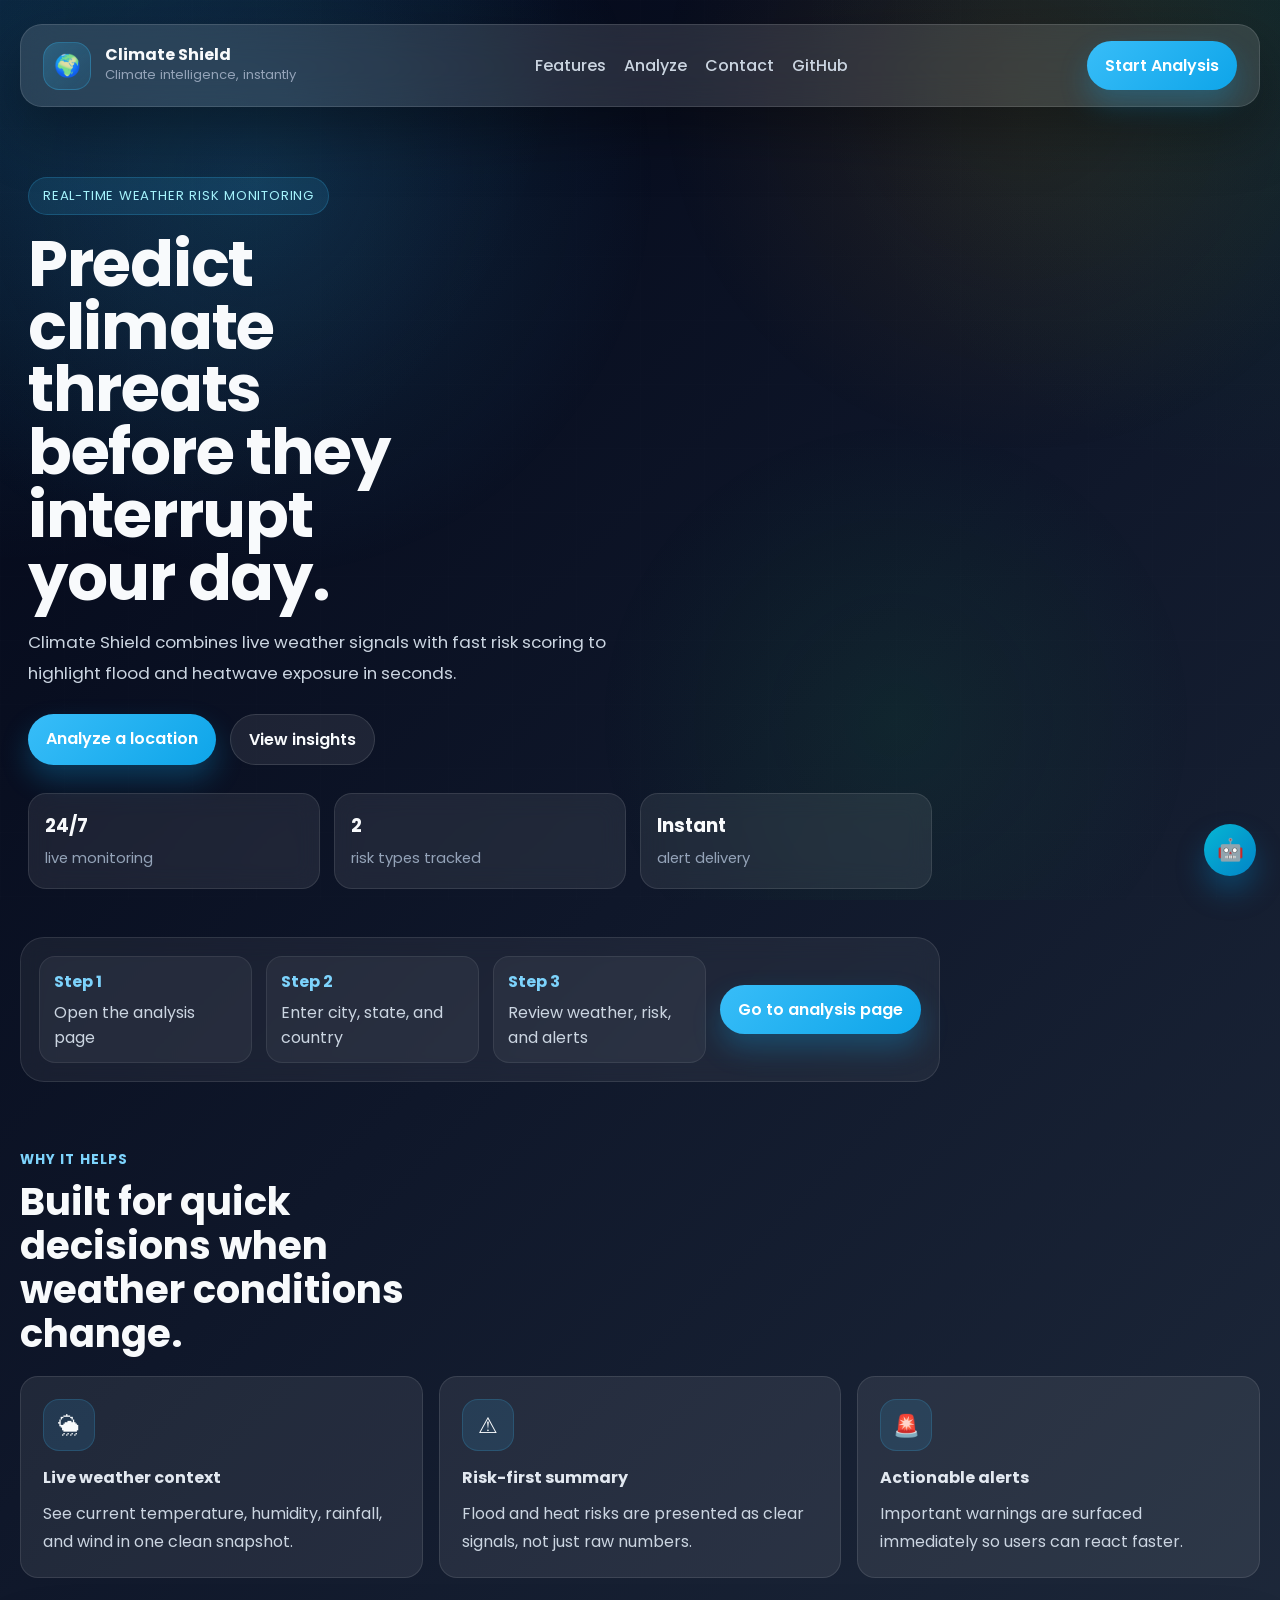
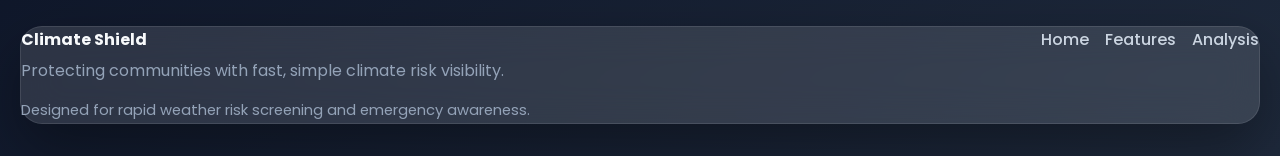
<file: Frontend/Index.html>
<!DOCTYPE html>
<html lang="en">

<head>

    <meta charset="UTF-8" />

    <meta name="viewport"
          content="width=device-width, initial-scale=1.0" />

    <title>Climate Shield | Home</title>

    <link rel="stylesheet"
          href="style.css" />

    <link rel="preconnect"
          href="https://fonts.googleapis.com">

    <link rel="preconnect"
          href="https://fonts.gstatic.com"
          crossorigin>

    <link href="https://fonts.googleapis.com/css2?family=Poppins:wght@300;400;500;600;700&display=swap"
          rel="stylesheet">

</head>

<body>

    <div class="background-overlay"></div>

    <div class="page-shell">

        <nav class="navbar">

            <a class="brand" href="#home">
                <span class="brand-mark">🌍</span>
                <span>
                    <strong>Climate Shield</strong>
                    <small>Climate intelligence, instantly</small>
                </span>
            </a>

            <div class="nav-links">
                <a href="#features">Features</a>
                <a href="Analysis/analysis.html">Analyze</a>
                <a href="#contact">Contact</a>
                <a href="https://github.com/thetechguardians/Climate-Shield" target="_blank">GitHub</a>
            </div>

            <a class="nav-cta" href="Analysis/analysis.html">Start Analysis</a>

        </nav>

        <main id="home" class="container">

            <section class="hero">

                <div class="hero-copy">

                    <span class="eyebrow">Real-time weather risk monitoring</span>

                    <h1>Predict climate threats before they interrupt your day.</h1>

                    <p>
                        Climate Shield combines live weather signals with fast risk scoring to
                        highlight flood and heatwave exposure in seconds.
                    </p>

                    <div class="hero-actions">
                        <a class="primary-action" href="Analysis/analysis.html">Analyze a location</a>
                        <a class="secondary-action" href="#features">View insights</a>
                    </div>

                    <div class="hero-stats">
                        <div>
                            <strong>24/7</strong>
                            <span>live monitoring</span>
                        </div>
                        <div>
                            <strong>2</strong>
                            <span>risk types tracked</span>
                        </div>
                        <div>
                            <strong>Instant</strong>
                            <span>alert delivery</span>
                        </div>
                    </div>

                </div>

                <div class="hero-strip">

                    <div class="hero-strip-item">
                        <strong>Step 1</strong>
                        <span>Open the analysis page</span>
                    </div>

                    <div class="hero-strip-item">
                        <strong>Step 2</strong>
                        <span>Enter city, state, and country</span>
                    </div>

                    <div class="hero-strip-item">
                        <strong>Step 3</strong>
                        <span>Review weather, risk, and alerts</span>
                    </div>

                    <a class="primary-action full-width-action" href="Analysis/analysis.html">Go to analysis page</a>

                </div>

            </section>

            <section id="features" class="feature-section">

                <div class="section-heading">
                    <span>Why it helps</span>
                    <h2>Built for quick decisions when weather conditions change.</h2>
                </div>

                <div class="feature-grid">

                    <article class="feature-card">
                        <div class="feature-icon">🌦</div>
                        <h3>Live weather context</h3>
                        <p>See current temperature, humidity, rainfall, and wind in one clean snapshot.</p>
                    </article>

                    <article class="feature-card">
                        <div class="feature-icon">⚠</div>
                        <h3>Risk-first summary</h3>
                        <p>Flood and heat risks are presented as clear signals, not just raw numbers.</p>
                    </article>

                    <article class="feature-card">
                        <div class="feature-icon">🚨</div>
                        <h3>Actionable alerts</h3>
                        <p>Important warnings are surfaced immediately so users can react faster.</p>
                    </article>

                </div>

            </section>

        </main>

        <footer id="contact" class="footer">

            <div>
                <strong>Climate Shield</strong>
                <p>Protecting communities with fast, simple climate risk visibility.</p>
            </div>

            <div class="footer-links">
                <a href="#home">Home</a>
                <a href="#features">Features</a>
                <a href="Analysis/analysis.html">Analysis</a>
            </div>

            <p class="footer-note">Designed for rapid weather risk screening and emergency awareness.</p>

        </footer>

        <button id="chatbot-toggle" class="chatbot-toggle" type="button" aria-controls="chatbot-panel" aria-expanded="false" aria-label="Open ClimateBot" title="Open ClimateBot">
            🤖
        </button>

        <section id="chatbot-panel" class="chatbot-panel hidden" aria-label="ClimateBot chat panel">
            <div class="chatbot-header">
                <div>
                    <strong>ClimateBot Assistant</strong>
                    <small>Ask about floods, heatwaves, cyclones, and climate change.</small>
                </div>
                <button id="chatbot-close" class="chatbot-close" type="button" aria-label="Close chatbot">✕</button>
            </div>

            <div id="chatbot-messages" class="chatbot-messages">
                <div class="chatbot-message bot-message">Hello, I am ClimateBot. Ask me any climate safety question.</div>
            </div>

            <form id="chatbot-form" class="chatbot-form">
                <input id="chatbot-input" type="text" placeholder="Type your question..." autocomplete="off" required>
                <button type="submit">Send</button>
            </form>

            <div id="chatbot-status" class="chatbot-status hidden"></div>
        </section>

    </div>

    <script src="script.js"></script>
    <script src="chatbot.js"></script>

</body>

</html>
</file>
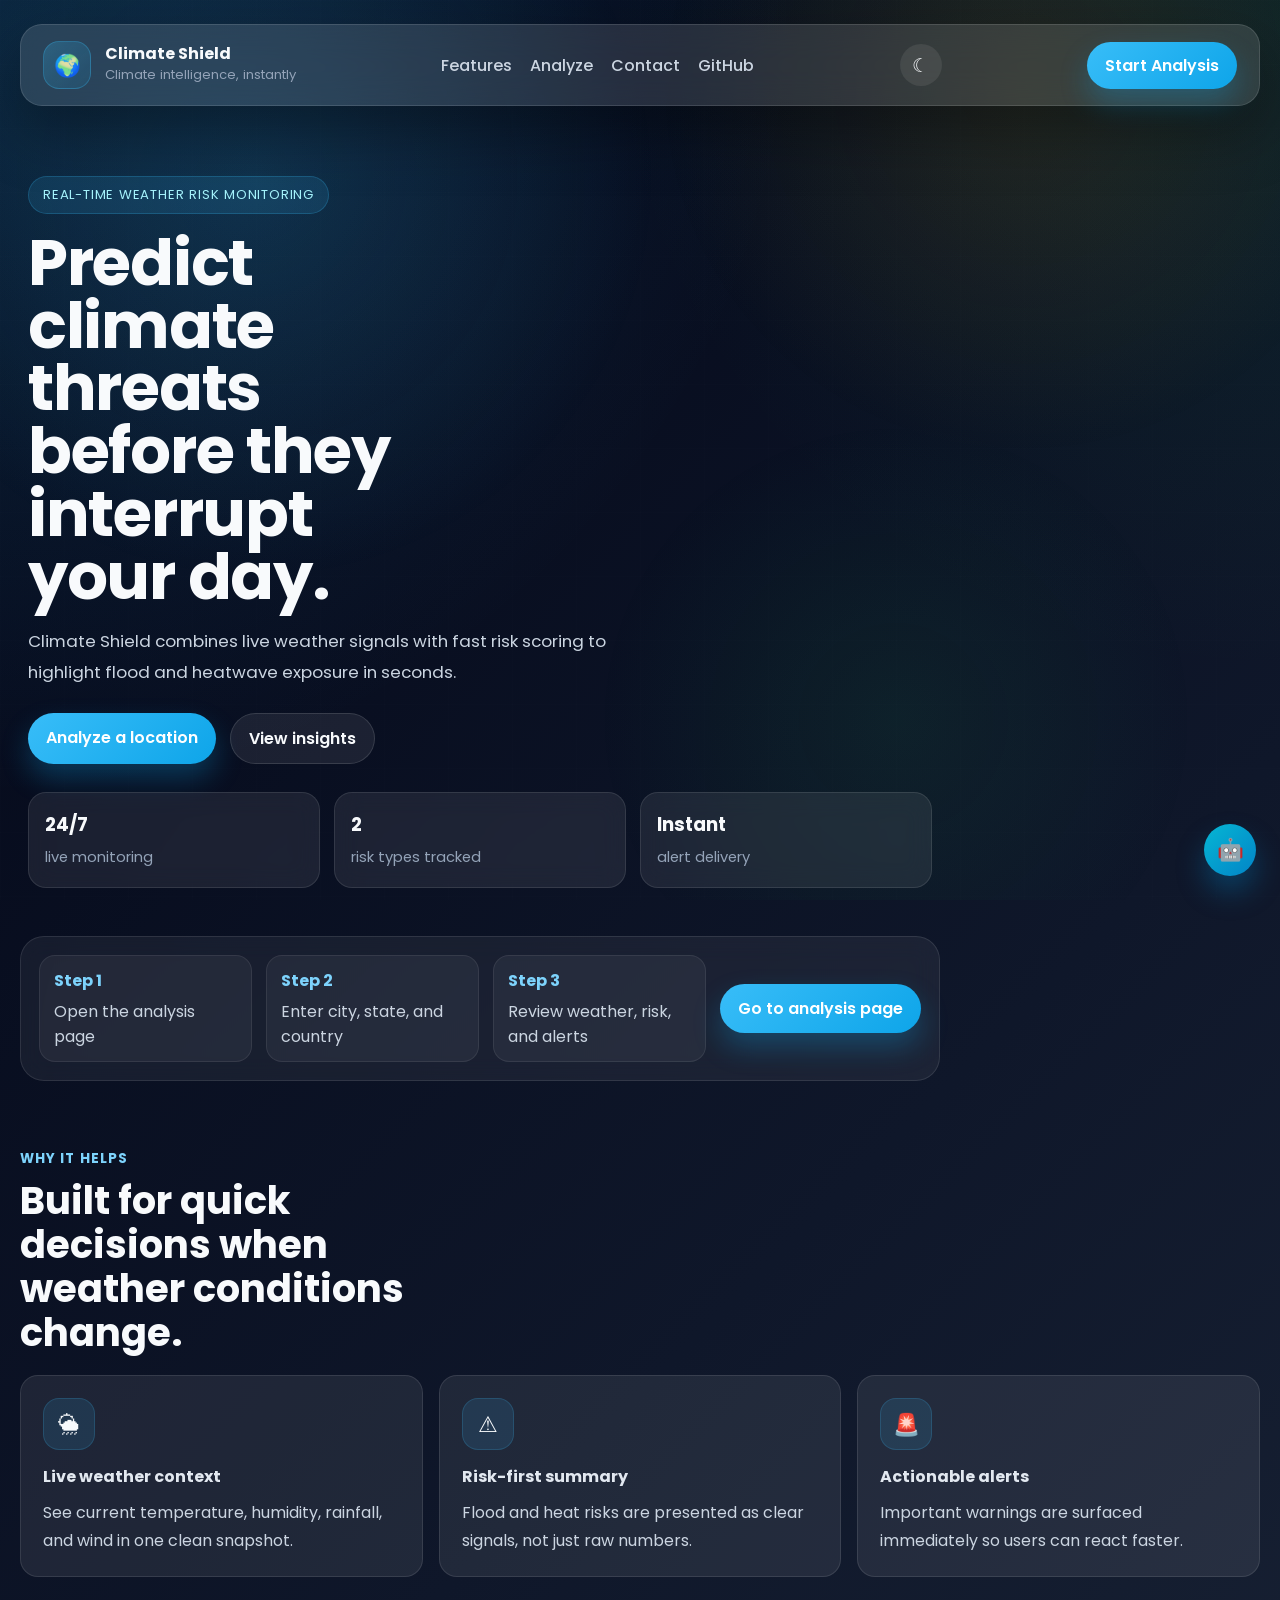
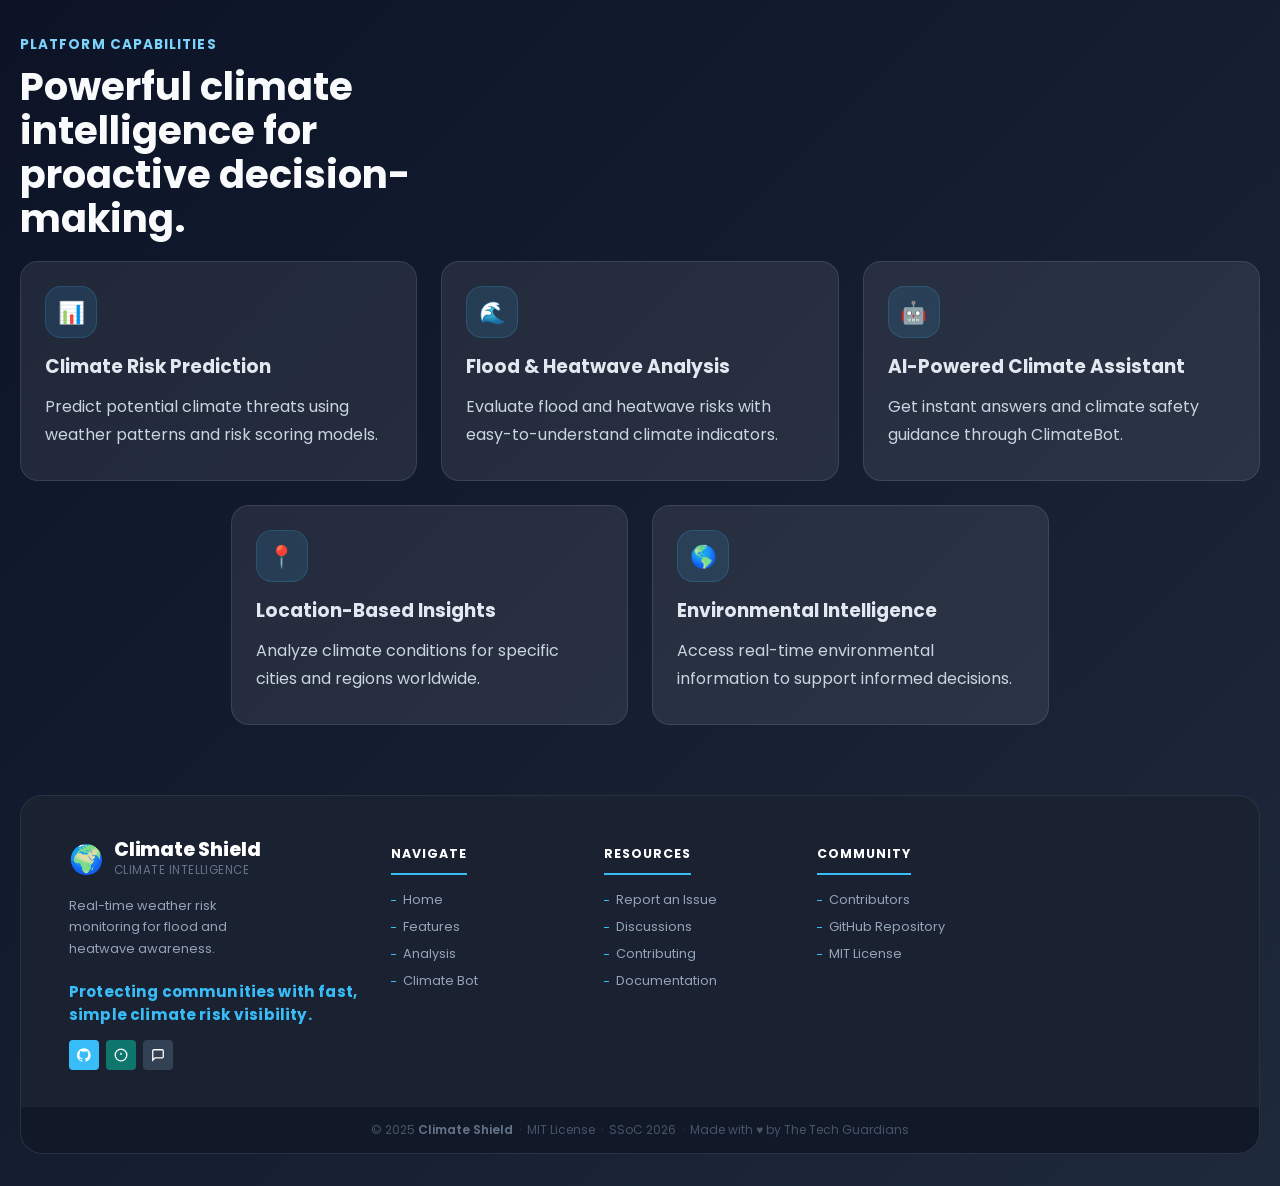
<file: Frontend/index.html>
<!doctype html>
<html lang="en">
  <head>
    <meta charset="UTF-8" />

    <meta name="viewport" content="width=device-width, initial-scale=1.0" />

    <title>Climate Shield | Home</title>

    <link rel="stylesheet" href="style.css" />

    <link rel="preconnect" href="https://fonts.googleapis.com" />

    <link rel="preconnect" href="https://fonts.gstatic.com" crossorigin />

    <link rel="icon" type="image/png" href="favicon.png" />

    <link
      href="https://fonts.googleapis.com/css2?family=Poppins:wght@300;400;500;600;700&display=swap"
      rel="stylesheet"
    />
  </head>

  <body>
    <div class="background-overlay"></div>

    <div class="page-shell">
      <nav class="navbar">
        <div class="brand-marks">
        <a class="brand" href="#home">
          <span class="brand-mark">🌍</span>
          <span>
            <strong>Climate Shield</strong>
            <small>Climate intelligence, instantly</small>
          </span>
        </a>
        </div>
        <div class="nav-links">
          <a href="#features">Features</a>
          <a href="Analysis/analysis.html">Analyze</a>
          <a href="#contact">Contact</a>
          <a
            href="https://github.com/thetechguardians/Climate-Shield"
            target="_blank"
            >GitHub</a
          >
        </div>
          <div id="theme-button">
        <button id="theme-toggle" class="theme-toggle">☾</button> </div>
        <div id="analysis-button">
        <a class="nav-cta" href="Analysis/analysis.html">Start Analysis</a> </div>
      </nav>
        
      <main id="home" class="container">
        <section class="hero">
          <div class="hero-copy">
            <span class="eyebrow">Real-time weather risk monitoring</span>

            <h1>Predict climate threats before they interrupt your day.</h1>

            <p>
              Climate Shield combines live weather signals with fast risk
              scoring to highlight flood and heatwave exposure in seconds.
            </p>

            <div class="hero-actions">
              <a class="primary-action" href="Analysis/analysis.html"
                >Analyze a location</a
              >
              <a class="secondary-action" href="#features">View insights</a>
            </div>

            <div class="hero-stats">
              <div>
                <strong>24/7</strong>
                <span>live monitoring</span>
              </div>
              <div>
                <strong>2</strong>
                <span>risk types tracked</span>
              </div>
              <div>
                <strong>Instant</strong>
                <span>alert delivery</span>
              </div>
            </div>
          </div>

          <div class="hero-strip">
            <div class="hero-strip-item">
              <strong>Step 1</strong>
              <span>Open the analysis page</span>
            </div>

            <div class="hero-strip-item">
              <strong>Step 2</strong>
              <span>Enter city, state, and country</span>
            </div>

            <div class="hero-strip-item">
              <strong>Step 3</strong>
              <span>Review weather, risk, and alerts</span>
            </div>

            <a
              class="primary-action full-width-action"
              href="Analysis/analysis.html"
              >Go to analysis page</a
            >
          </div>
        </section>

        <section id="features" class="feature-section">
          <div class="section-heading">
            <span>Why it helps</span>
            <h2>Built for quick decisions when weather conditions change.</h2>
          </div>

          <div class="feature-grid">
            <article class="feature-card">
              <div class="feature-icon">🌦</div>
              <h3>Live weather context</h3>
              <p>
                See current temperature, humidity, rainfall, and wind in one
                clean snapshot.
              </p>
            </article>

            <article class="feature-card">
              <div class="feature-icon">⚠</div>
              <h3>Risk-first summary</h3>
              <p>
                Flood and heat risks are presented as clear signals, not just
                raw numbers.
              </p>
            </article>

            <article class="feature-card">
              <div class="feature-icon">🚨</div>
              <h3>Actionable alerts</h3>
              <p>
                Important warnings are surfaced immediately so users can react
                faster.
              </p>
            </article>
          </div>
        </section>
        <section class="capabilities-section">
          <div class="section-heading">
            <span>Platform Capabilities</span>
            <h2>
              Powerful climate intelligence for proactive decision-making.
            </h2>
          </div>

          <div class="capability-grid">
            <article class="capability-card">
              <div class="feature-icon">📊</div>
              <h3>Climate Risk Prediction</h3>
              <p>
                Predict potential climate threats using weather patterns and
                risk scoring models.
              </p>
            </article>

            <article class="capability-card">
              <div class="feature-icon">🌊</div>
              <h3>Flood & Heatwave Analysis</h3>
              <p>
                Evaluate flood and heatwave risks with easy-to-understand
                climate indicators.
              </p>
            </article>

            <article class="capability-card">
              <div class="feature-icon">🤖</div>
              <h3>AI-Powered Climate Assistant</h3>
              <p>
                Get instant answers and climate safety guidance through
                ClimateBot.
              </p>
            </article>

            <article class="capability-card">
              <div class="feature-icon">📍</div>
              <h3>Location-Based Insights</h3>
              <p>
                Analyze climate conditions for specific cities and regions
                worldwide.
              </p>
            </article>

            <article class="capability-card">
              <div class="feature-icon">🌎</div>
              <h3>Environmental Intelligence</h3>
              <p>
                Access real-time environmental information to support informed
                decisions.
              </p>
            </article>
          </div>
        </section>
      </main>

      <footer id="contact" style="
        display: block !important;
        background: #1a2232 !important;
        padding: 0 !important;
        margin-top: 30px;
        border-radius: 22px;
        border: 1px solid rgba(255,255,255,0.07);
      ">

        <!-- main footer content -->
        <div style="padding: 44px 48px 36px; display: grid; grid-template-columns: 1.6fr 1fr 1fr 1fr 1fr; gap: 32px; align-items: start;">

          <!-- col 1: brand -->
          <div>
            <div style="display:flex; align-items:center; gap:10px; margin-bottom:16px;">
              <span style="font-size:28px; line-height:1;">🌍</span>
              <div>
                <div style="font-size:1.2rem; font-weight:800; color:#ffffff; letter-spacing:-0.01em; line-height:1;">Climate Shield</div>
                <div style="font-size:0.72rem; color:#64748b; letter-spacing:0.04em; margin-top:2px; text-transform:uppercase;">Climate Intelligence</div>
              </div>
            </div>
            <p style="font-size:0.8rem; color:#94a3b8; line-height:1.7; margin-bottom:20px; max-width:200px;">
              Real-time weather risk monitoring for flood and heatwave awareness.
            </p>
            <!-- phone-style contact -->
            <div style="font-size:0.95rem; font-weight:700; color:#38bdf8; margin-bottom:14px; letter-spacing:0.01em;">
              Protecting communities with fast, simple climate risk visibility.
            </div>
            <!-- social icons row -->
            <div style="display:flex; gap:7px;">
              <a href="https://github.com/thetechguardians/Climate-Shield" target="_blank" rel="noopener"
                 style="width:30px;height:30px;border-radius:4px;background:#38bdf8;display:flex;align-items:center;justify-content:center;text-decoration:none;"
                 onmouseover="this.style.background='#0ea5e9'" onmouseout="this.style.background='#38bdf8'">
                <svg width="14" height="14" fill="white" viewBox="0 0 24 24"><path d="M12 .3a12 12 0 0 0-3.8 23.4c.6.1.8-.3.8-.6v-2c-3.3.7-4-1.6-4-1.6-.6-1.4-1.4-1.8-1.4-1.8-1-.7.1-.7.1-.7 1.2.1 1.8 1.2 1.8 1.2 1 1.8 2.8 1.3 3.5 1 .1-.8.4-1.3.7-1.6-2.7-.3-5.5-1.3-5.5-5.9 0-1.3.5-2.4 1.2-3.2 0-.4-.5-1.6.2-3.2 0 0 1-.3 3.3 1.2a11.5 11.5 0 0 1 6 0C17 4.7 18 5 18 5c.7 1.6.2 2.8.1 3.2.8.8 1.2 1.9 1.2 3.2 0 4.6-2.8 5.6-5.5 5.9.5.4.9 1.2.9 2.3v3.3c0 .3.2.7.8.6A12 12 0 0 0 12 .3"/></svg>
              </a>
              <a href="https://github.com/thetechguardians/Climate-Shield/issues" target="_blank" rel="noopener"
                 style="width:30px;height:30px;border-radius:4px;background:#0f766e;display:flex;align-items:center;justify-content:center;text-decoration:none;"
                 onmouseover="this.style.background='#0d9488'" onmouseout="this.style.background='#0f766e'">
                <svg width="14" height="14" fill="none" stroke="white" stroke-width="2.2" viewBox="0 0 24 24"><circle cx="12" cy="12" r="10"/><line x1="12" y1="8" x2="12" y2="12"/><line x1="12" y1="16" x2="12.01" y2="16"/></svg>
              </a>
              <a href="https://github.com/thetechguardians/Climate-Shield/discussions" target="_blank" rel="noopener"
                 style="width:30px;height:30px;border-radius:4px;background:#334155;display:flex;align-items:center;justify-content:center;text-decoration:none;"
                 onmouseover="this.style.background='#475569'" onmouseout="this.style.background='#334155'">
                <svg width="14" height="14" fill="none" stroke="white" stroke-width="2.2" viewBox="0 0 24 24"><path d="M21 15a2 2 0 0 1-2 2H7l-4 4V5a2 2 0 0 1 2-2h14a2 2 0 0 1 2 2z"/></svg>
              </a>
            </div>
          </div>

          <!-- col 2: navigate -->
          <div>
            <p style="font-size:0.78rem;font-weight:700;color:#ffffff;text-transform:uppercase;letter-spacing:0.08em;margin-bottom:16px;padding-bottom:10px;border-bottom:2px solid #38bdf8;display:inline-block;">Navigate</p>
            <div style="display:flex;flex-direction:column;gap:9px;">
              <a href="#home"                  style="font-size:0.8rem;color:#94a3b8;text-decoration:none;display:flex;align-items:center;gap:7px;transition:color 0.2s;" onmouseover="this.style.color='#38bdf8'" onmouseout="this.style.color='#94a3b8'"><span style="width:5px;height:1.5px;background:#38bdf8;display:inline-block;flex-shrink:0;"></span>Home</a>
              <a href="#features"              style="font-size:0.8rem;color:#94a3b8;text-decoration:none;display:flex;align-items:center;gap:7px;" onmouseover="this.style.color='#38bdf8'" onmouseout="this.style.color='#94a3b8'"><span style="width:5px;height:1.5px;background:#38bdf8;display:inline-block;flex-shrink:0;"></span>Features</a>
              <a href="Analysis/analysis.html" style="font-size:0.8rem;color:#94a3b8;text-decoration:none;display:flex;align-items:center;gap:7px;" onmouseover="this.style.color='#38bdf8'" onmouseout="this.style.color='#94a3b8'"><span style="width:5px;height:1.5px;background:#38bdf8;display:inline-block;flex-shrink:0;"></span>Analysis</a>
              <a href="#chatbot-panel"         style="font-size:0.8rem;color:#94a3b8;text-decoration:none;display:flex;align-items:center;gap:7px;" onmouseover="this.style.color='#38bdf8'" onmouseout="this.style.color='#94a3b8'"><span style="width:5px;height:1.5px;background:#38bdf8;display:inline-block;flex-shrink:0;"></span>Climate Bot</a>
            </div>
          </div>

          <!-- col 3: resources -->
          <div>
            <p style="font-size:0.78rem;font-weight:700;color:#ffffff;text-transform:uppercase;letter-spacing:0.08em;margin-bottom:16px;padding-bottom:10px;border-bottom:2px solid #38bdf8;display:inline-block;">Resources</p>
            <div style="display:flex;flex-direction:column;gap:9px;">

              <a href="https://github.com/thetechguardians/Climate-Shield/issues" target="_blank" rel="noopener"
                 style="font-size:0.8rem;color:#94a3b8;text-decoration:none;display:flex;align-items:center;gap:7px;" onmouseover="this.style.color='#38bdf8'" onmouseout="this.style.color='#94a3b8'"><span style="width:5px;height:1.5px;background:#38bdf8;display:inline-block;flex-shrink:0;"></span>Report an Issue</a>
              <a href="https://github.com/thetechguardians/Climate-Shield/discussions" target="_blank" rel="noopener"
                 style="font-size:0.8rem;color:#94a3b8;text-decoration:none;display:flex;align-items:center;gap:7px;" onmouseover="this.style.color='#38bdf8'" onmouseout="this.style.color='#94a3b8'"><span style="width:5px;height:1.5px;background:#38bdf8;display:inline-block;flex-shrink:0;"></span>Discussions</a>
              <a href="https://github.com/thetechguardians/Climate-Shield/blob/main/CONTRIBUTING.md" target="_blank" rel="noopener"
                 style="font-size:0.8rem;color:#94a3b8;text-decoration:none;display:flex;align-items:center;gap:7px;" onmouseover="this.style.color='#38bdf8'" onmouseout="this.style.color='#94a3b8'"><span style="width:5px;height:1.5px;background:#38bdf8;display:inline-block;flex-shrink:0;"></span>Contributing</a>
              <a href="https://github.com/thetechguardians/Climate-Shield/blob/main/README.md" target="_blank" rel="noopener"
                 style="font-size:0.8rem;color:#94a3b8;text-decoration:none;display:flex;align-items:center;gap:7px;" onmouseover="this.style.color='#38bdf8'" onmouseout="this.style.color='#94a3b8'"><span style="width:5px;height:1.5px;background:#38bdf8;display:inline-block;flex-shrink:0;"></span>Documentation</a>
            </div>
          </div>

          

          <!-- col 4: Community -->
          <div>
            <p style="font-size:0.78rem;font-weight:700;color:#ffffff;text-transform:uppercase;letter-spacing:0.08em;margin-bottom:16px;padding-bottom:10px;border-bottom:2px solid #38bdf8;display:inline-block;">Community</p>
            <div style="display:flex;flex-direction:column;gap:9px;">
             
              <a href="https://github.com/thetechguardians/Climate-Shield/graphs/contributors" style="font-size:0.8rem;color:#94a3b8;text-decoration:none;display:flex;align-items:center;gap:7px;" onmouseover="this.style.color='#38bdf8'" onmouseout="this.style.color='#94a3b8'"><span style="width:5px;height:1.5px;background:#38bdf8;display:inline-block;flex-shrink:0;"></span>Contributors</a>
                            <a href="https://github.com/thetechguardians/Climate-Shield" target="_blank" rel="noopener"
                 style="font-size:0.8rem;color:#94a3b8;text-decoration:none;display:flex;align-items:center;gap:7px;" onmouseover="this.style.color='#38bdf8'" onmouseout="this.style.color='#94a3b8'"><span style="width:5px;height:1.5px;background:#38bdf8;display:inline-block;flex-shrink:0;"></span>GitHub Repository</a>
              <a href="https://github.com/thetechguardians/Climate-Shield/blob/main/LICENSE" target="_blank" rel="noopener"
                 style="font-size:0.8rem;color:#94a3b8;text-decoration:none;display:flex;align-items:center;gap:7px;" onmouseover="this.style.color='#38bdf8'" onmouseout="this.style.color='#94a3b8'"><span style="width:5px;height:1.5px;background:#38bdf8;display:inline-block;flex-shrink:0;"></span>MIT License</a>
            </div>
          </div>

        </div><!-- /main grid -->

        <!-- copyright bar — darker strip like IQMS -->
        <div style="background:#111827; border-top:1px solid rgba(255,255,255,0.06); padding:14px 48px; display:flex; align-items:center; justify-content:center; border-radius:0 0 22px 22px;">
          <p style="font-size:0.75rem; color:#475569; margin:0; text-align:center;">
            &copy; 2025 <strong style="color:#64748b; font-weight:600;">Climate Shield</strong>
            &nbsp;&middot;&nbsp; MIT License
            &nbsp;&middot;&nbsp; SSoC 2026
            &nbsp;&middot;&nbsp; Made with &#9829; by The Tech Guardians
          </p>
        </div>

        <!-- responsive styles -->
        <style>
          @media (max-width: 1024px) {
            #contact > div:first-of-type {
              grid-template-columns: 1fr 1fr 1fr !important;
            }
          }
          @media (max-width: 700px) {
            #contact > div:first-of-type {
              grid-template-columns: 1fr 1fr !important;
              padding: 32px 24px 28px !important;
            }
            #contact > div:last-of-type {
              padding-left: 24px !important;
              padding-right: 24px !important;
            }
          }
          @media (max-width: 480px) {
            #contact > div:first-of-type {
              grid-template-columns: 1fr !important;
            }
          }
        </style>

      </footer>

      <button
        id="chatbot-toggle"
        class="chatbot-toggle"
        type="button"
        aria-controls="chatbot-panel"
        aria-expanded="false"
        aria-label="Open ClimateBot"
        title="Open ClimateBot"
      >
        🤖
      </button>

      <section
        id="chatbot-panel"
        class="chatbot-panel hidden"
        aria-label="ClimateBot chat panel"
      >
        <div class="chatbot-header">
          <div>
            <strong>ClimateBot Assistant</strong>
            <small
              >Ask about floods, heatwaves, cyclones, and climate change.</small
            >
          </div>
          <button
            id="chatbot-close"
            class="chatbot-close"
            type="button"
            aria-label="Close chatbot"
          >
            ✕
          </button>
        </div>

        <div id="chatbot-messages" class="chatbot-messages">
          <div class="chatbot-message bot-message">
            Hello, I am ClimateBot. Ask me any climate safety question.
          </div>
        </div>

        <form id="chatbot-form" class="chatbot-form">
          <input
            id="chatbot-input"
            type="text"
            placeholder="Type your question..."
            autocomplete="off"
          />
          <button type="submit">Send</button>
        </form>

        <div id="chatbot-status" class="chatbot-status hidden"></div>
      </section>
    </div>

    <script src="script.js"></script>
    <script src="chatbot.js"></script>
</body>
</html>
</file>
<file: Frontend/style.css>
* {
  margin: 0;
  padding: 0;
  box-sizing: border-box;
  font-family: "Poppins", sans-serif;
}

:root {
  --bg-0: #020617;
  --bg-1: #0f172a;
  --bg-2: #1e293b;
  --panel: rgba(255, 255, 255, 0.08);
  --panel-strong: rgba(255, 255, 255, 0.12);
  --text: #f8fafc;
  --muted: #cbd5e1;
  --muted-2: #94a3b8;
  --accent: #38bdf8;
  --accent-2: #0ea5e9;
  --success: #22c55e;
  --danger: #ef4444;
  --warning: #f59e0b;
  --shadow: 0 24px 60px rgba(0, 0, 0, 0.35);
}

body.light-mode {
  --bg-0: #f8fafc;
  --bg-1: #edf2f7;
  --bg-2: #dbeafe;

  --panel: rgba(255, 255, 255, 0.75);
  --panel-strong: rgba(255, 255, 255, 0.9);

  --text: #0f172a;
  --muted: #334155;
  --muted-2: #64748b;

  --shadow: 0 10px 30px rgba(0, 0, 0, 0.08);
}

.theme-toggle {
  width: 42px;
  height: 42px;
  border-radius: 50%;
  border: none;
  cursor: pointer;
  font-size: 1.2rem;
  background: var(--panel);
  color: var(--text);
  display: flex;
  align-items: center;
  justify-content: center;
}

.theme-toggle:hover {
  transform: scale(1.05);
}

html {
  scroll-behavior: smooth;
}

body {
  min-height: 100vh;
  color: var(--text);
  background:
    radial-gradient(
      circle at top left,
      rgba(56, 189, 248, 0.16),
      transparent 26%
    ),
    radial-gradient(
      circle at top right,
      rgba(34, 197, 94, 0.1),
      transparent 22%
    ),
    linear-gradient(135deg, var(--bg-0), var(--bg-1), var(--bg-2));
  overflow-x: hidden;
}

body::before {
  content: "";
  position: fixed;
  inset: 0;
  background-image:
    linear-gradient(rgba(255, 255, 255, 0.025) 1px, transparent 1px),
    linear-gradient(90deg, rgba(255, 255, 255, 0.025) 1px, transparent 1px);
  background-size: 64px 64px;
  pointer-events: none;
  opacity: 0.4;
}

.background-overlay {
  position: fixed;
  inset: 0;
  background:
    radial-gradient(
      circle at 20% 20%,
      rgba(56, 189, 248, 0.14),
      transparent 32%
    ),
    radial-gradient(
      circle at 80% 10%,
      rgba(245, 158, 11, 0.1),
      transparent 28%
    ),
    radial-gradient(circle at 70% 80%, rgba(34, 197, 94, 0.08), transparent 26%);
  z-index: -1;
}

.page-shell {
  position: relative;
  z-index: 1;
  width: min(1240px, calc(100% - 32px));
  margin: 0 auto;
  padding: 24px 0 32px;
}

.navbar {
  display: flex;
  align-items: center;
  justify-content: space-between;
  gap: 20px;
  padding: 16px 22px;
  flex-wrap: wrap;
  border: 1px solid rgba(255, 255, 255, 0.12);
  border-radius: 22px;
  background: var(--panel-strong);
  backdrop-filter: blur(18px);
  box-shadow: var(--shadow);
  margin-bottom: 28px;
}

body.light-mode .navbar {
  background: rgba(255, 255, 255, 0.35);
  backdrop-filter: blur(20px);
  border: 1px solid rgba(255, 255, 255, 0.4);
}

.brand {
  display: flex;
  align-items: center;
  gap: 14px;
  text-decoration: none;
  color: var(--text);
  min-width: 0;
}

.brand-mark {
  width: 48px;
  height: 48px;
  display: grid;
  place-items: center;
  border-radius: 16px;
  background: linear-gradient(
    135deg,
    rgba(56, 189, 248, 0.24),
    rgba(14, 165, 233, 0.1)
  );
  border: 1px solid rgba(56, 189, 248, 0.28);
  font-size: 1.35rem;
  flex: 0 0 auto;
}

.brand strong {
  display: block;
  font-size: 1rem;
  line-height: 1.1;
}

.brand small {
  display: block;
  color: var(--muted-2);
  font-size: 0.82rem;
  margin-top: 2px;
}

.nav-links {
  display: flex;
  align-items: center;
  gap: 18px;
  flex-wrap: wrap;
  justify-content: center;
}

.nav-links a,
.footer-links a {
  color: var(--muted);
  text-decoration: none;
  font-weight: 500;
  transition:
    color 0.2s ease,
    transform 0.2s ease;
}

.nav-links a:hover,
.footer-links a:hover,
.contact-links a:hover {
  color: white;
  transform: translateY(-1px);
}

.nav-cta,
.primary-action,
.secondary-action {
  text-decoration: none;
  font-weight: 600;
  border-radius: 999px;
  padding: 12px 18px;
  transition:
    transform 0.2s ease,
    box-shadow 0.2s ease,
    background 0.2s ease;
  white-space: nowrap;
}

.nav-cta,
.primary-action {
  color: white;
  background: linear-gradient(135deg, var(--accent), var(--accent-2));
  box-shadow: 0 14px 28px rgba(14, 165, 233, 0.28);
}

.secondary-action {
  color: var(--text);
  background: rgba(255, 255, 255, 0.08);
  border: 1px solid rgba(255, 255, 255, 0.12);
}

.nav-cta:hover,
.primary-action:hover,
.secondary-action:hover {
  transform: translateY(-2px);
}

.container {
  width: 100%;
}

.hero {
  display: grid;
  grid-template-columns: minmax(0, 1fr);
  gap: 24px;
  align-items: start;
  padding: 18px 0 34px;
  max-width: 920px;
}

.hero-copy {
  padding: 24px 8px;
}

.eyebrow {
  display: inline-flex;
  align-items: center;
  padding: 8px 14px;
  border-radius: 999px;
  background: rgba(56, 189, 248, 0.12);
  border: 1px solid rgba(56, 189, 248, 0.22);
  color: #a5f3fc;
  font-size: 0.82rem;
  letter-spacing: 0.06em;
  text-transform: uppercase;
  margin-bottom: 18px;
}

.hero-copy h1 {
  font-size: clamp(2.6rem, 5vw, 5rem);
  line-height: 0.98;
  letter-spacing: -0.02em;
  max-width: 10.5ch;
}

.hero-copy p {
  margin-top: 18px;
  max-width: 58ch;
  font-size: 1.05rem;
  line-height: 1.8;
  color: var(--muted);
}

.hero-actions {
  display: flex;
  gap: 14px;
  flex-wrap: wrap;
  margin-top: 26px;
}

.hero-stats {
  display: grid;
  grid-template-columns: repeat(3, minmax(0, 1fr));
  gap: 14px;
  margin-top: 28px;
}

.hero-stats div {
  padding: 18px 16px;
  border-radius: 18px;
  background: var(--panel);
  border: 1px solid rgba(255, 255, 255, 0.1);
  backdrop-filter: blur(12px);
}

.hero-stats strong {
  display: block;
  font-size: 1.15rem;
  margin-bottom: 6px;
}

.hero-stats span {
  color: var(--muted-2);
  font-size: 0.92rem;
}

.hero-strip {
  display: grid;
  grid-template-columns: repeat(3, minmax(0, 1fr)) auto;
  gap: 14px;
  padding: 18px;
  border-radius: 24px;
  background: rgba(255, 255, 255, 0.06);
  border: 1px solid rgba(255, 255, 255, 0.1);
  backdrop-filter: blur(12px);
  align-items: center;
}

.hero-strip-item {
  padding: 12px 14px;
  border-radius: 16px;
  background: rgba(255, 255, 255, 0.05);
  border: 1px solid rgba(255, 255, 255, 0.08);
}

.hero-strip-item strong {
  display: block;
  color: #7dd3fc;
  margin-bottom: 6px;
}

.hero-strip-item span {
  color: var(--muted);
}

.full-width-action {
  justify-self: stretch;
  display: inline-flex;
  justify-content: center;
  align-items: center;
}

.feature-section {
  padding: 34px 0 18px;
}

.capabilities-section {
  padding: 40px 0;
}

.capability-grid {
  display: grid;
  grid-template-columns: repeat(6, 1fr);
  gap: 24px;
}

.capability-card:nth-child(1) {
  grid-column: 1 / 3;
}

.capability-card:nth-child(2) {
  grid-column: 3 / 5;
}

.capability-card:nth-child(3) {
  grid-column: 5 / 7;
}

.capability-card:nth-child(4) {
  grid-column: 2 / 4;
}

.capability-card:nth-child(5) {
  grid-column: 4 / 6;
}

.capability-card {
  min-height: 220px;
  padding: 24px;
  border-radius: 18px;
  background: rgba(255, 255, 255, 0.08);
  border: 1px solid rgba(255, 255, 255, 0.1);
  transition: all 0.3s ease;
}

.capability-card:hover {
  transform: translateY(-5px);
  background: rgba(255, 255, 255, 0.12);
}

.capability-card h3 {
  margin-bottom: 12px;
  color: #e2e8f0;
}

.capability-card p {
  color: var(--muted);
  line-height: 1.7;
}

.section-heading {
  display: flex;
  flex-direction: column;
  gap: 10px;
  margin-bottom: 20px;
}

.section-heading span {
  color: #7dd3fc;
  font-weight: 700;
  text-transform: uppercase;
  letter-spacing: 0.08em;
  font-size: 0.84rem;
}

.section-heading h2 {
  font-size: clamp(1.5rem, 3vw, 2.4rem);
  max-width: 18ch;
  line-height: 1.15;
}

.feature-grid {
  display: grid;
  grid-template-columns: repeat(auto-fit, minmax(220px, 1fr));
  gap: 16px;
}

.feature-card {
  min-height: 190px;
  background: rgba(255, 255, 255, 0.08);
  border: 1px solid rgba(255, 255, 255, 0.1);
  border-radius: 18px;
  padding: 22px;
  transition:
    transform 0.2s ease,
    background 0.2s ease,
    border-color 0.2s ease;
}

.feature-card:hover {
  transform: translateY(-3px);
  background: rgba(255, 255, 255, 0.12);
  border-color: rgba(255, 255, 255, 0.14);
}

.feature-icon {
  width: 52px;
  height: 52px;
  display: grid;
  place-items: center;
  border-radius: 16px;
  background: rgba(56, 189, 248, 0.12);
  border: 1px solid rgba(56, 189, 248, 0.18);
  font-size: 1.35rem;
  margin-bottom: 14px;
}

.feature-card h3 {
  margin-bottom: 10px;
  color: #e2e8f0;
  font-size: 1rem;
}

.feature-card p {
  color: var(--muted);
  line-height: 1.7;
}

.footer {
  margin-top: 30px;
  border-radius: 22px;
  border: 1px solid rgba(255, 255, 255, 0.1);
  background: var(--panel-strong);
  color: var(--text);
  backdrop-filter: blur(18px);
  display: grid;
  grid-template-columns: minmax(0, 1fr) auto;
  gap: 16px 24px;
  align-items: start;
  box-shadow: var(--shadow);
}

.footer strong {
  display: block;
  font-size: 1rem;
  margin-bottom: 6px;
}

.footer p,
.footer-note {
  color: var(--muted-2);
  line-height: 1.6;
}

.footer-links {
  display: flex;
  gap: 16px;
  flex-wrap: wrap;
  justify-content: flex-end;
  grid-column: 2;
  grid-row: 1;
}

.contact-section {
  display: flex;
  flex-direction: column;
  gap: 10px;
  grid-column: 1;
  grid-row: 2;
}

.contact-links {
  display: flex;
  flex-direction: column;
  gap: 8px;
}

.contact-links a {
  color: #dbeafe;
  text-decoration: none;
  transition:
    color 0.2s ease,
    transform 0.2s ease;
}

.footer-note {
  grid-column: 1 / -1;
  font-size: 0.92rem;
}

.chatbot-toggle {
  position: fixed;
  right: 24px;
  bottom: 24px;
  z-index: 40;
  border: none;
  width: 52px;
  height: 52px;
  border-radius: 50%;
  padding: 0;
  display: inline-flex;
  align-items: center;
  justify-content: center;
  color: white;
  font-weight: 700;
  font-size: 1.35rem;
  line-height: 1;
  background: linear-gradient(135deg, #06b6d4, #0284c7);
  box-shadow: 0 16px 28px rgba(2, 132, 199, 0.34);
  cursor: pointer;
  transition:
    transform 0.2s ease,
    box-shadow 0.2s ease;
}

.chatbot-toggle:hover {
  transform: translateY(-2px);
  box-shadow: 0 18px 32px rgba(2, 132, 199, 0.42);
}

.chatbot-panel {
  position: fixed;
  right: 24px;
  bottom: 84px;
  width: min(380px, calc(100vw - 24px));
  border-radius: 20px;
  border: 1px solid rgba(255, 255, 255, 0.14);
  background: rgba(2, 6, 23, 0.92);
  backdrop-filter: blur(16px);
  box-shadow: 0 24px 46px rgba(0, 0, 0, 0.48);
  z-index: 39;
  padding: 14px;
}

.chatbot-header {
  display: flex;
  justify-content: space-between;
  align-items: flex-start;
  gap: 10px;
  margin-bottom: 10px;
}

.chatbot-header small {
  display: block;
  color: var(--muted-2);
  margin-top: 4px;
  font-size: 0.8rem;
  line-height: 1.5;
}

.chatbot-close {
  width: auto;
  padding: 4px 10px;
  border-radius: 10px;
  border: 1px solid rgba(255, 255, 255, 0.18);
  background: rgba(255, 255, 255, 0.08);
  color: white;
  font-size: 0.9rem;
  cursor: pointer;
}

.chatbot-messages {
  max-height: 280px;
  overflow-y: auto;
  display: grid;
  gap: 10px;
  padding: 8px 2px;
  margin-bottom: 10px;
}

.chatbot-message {
  border-radius: 14px;
  padding: 10px 12px;
  line-height: 1.55;
  font-size: 0.92rem;
  max-width: 88%;
}

.bot-message {
  background: rgba(56, 189, 248, 0.15);
  border: 1px solid rgba(56, 189, 248, 0.28);
  color: #dbeafe;
  justify-self: start;
}

.user-message {
  background: rgba(34, 197, 94, 0.14);
  border: 1px solid rgba(34, 197, 94, 0.3);
  color: #dcfce7;
  justify-self: end;
}

#chatbot-suggestions {
  display: flex;
  flex-wrap: wrap;
  gap: 6px;
  margin-bottom: 10px;
  padding: 4px 2px;
}

#chatbot-suggestions button {
  width: auto;
  border-radius: 999px;
  padding: 6px 10px;
  font-size: 0.74rem;
  font-weight: 600;
}

.chatbot-form {
  display: grid;
  grid-template-columns: 1fr auto;
  gap: 8px;
}

.chatbot-form input {
  width: 100%;
  padding: 10px 12px;
  border-radius: 12px;
  border: 1px solid rgba(255, 255, 255, 0.14);
  background: rgba(255, 255, 255, 0.08);
  color: white;
  outline: none;
}

.chatbot-form button {
  width: auto;
  border-radius: 12px;
  padding: 10px 14px;
  font-size: 0.9rem;
}

.chatbot-status {
  margin-top: 8px;
  color: #fcd34d;
  font-size: 0.84rem;
}

.feature-box {
  margin: 20px;
  padding: 15px;
  border-radius: 12px;
  background: rgba(255, 255, 255, 0.08);
  color: white;
}

.hidden {
  display: none;
}

@keyframes fadeIn {
  from {
    opacity: 0;
    transform: translateY(10px);
  }

  to {
    opacity: 1;
    transform: translateY(0);
  }
}

@media (max-width: 980px) {
  .navbar,
  .footer {
    grid-template-columns: 1fr;
    justify-items: start;
  }
  .navbar {
    display: flex;
    flex-direction: row;
    align-items: center;
    align-content: center;
    justify-content: center;
  }
  .hero-actions {
    display: flex;
    justify-content: space-around;
  }
  .nav-links,
  .footer-links {
    justify-content: flex-start;
  }

  .footer-links,
  .contact-section {
    grid-column: 1;
    grid-row: auto;
  }

  .hero {
    grid-template-columns: 1fr;
  }

  .hero-strip {
    grid-template-columns: 1fr;
  }

  .hero-copy h1 {
    max-width: 12ch;
  }
}

@media (max-width: 900px) {
  .capability-grid {
    grid-template-columns: repeat(2, 1fr);
  }

  .capability-grid .capability-card:nth-child(4),
  .capability-grid .capability-card:nth-child(5) {
    grid-column: auto;
    justify-self: stretch;
    max-width: none;
  }
}

@media (max-width: 768px) {
  .capability-grid {
    grid-template-columns: 1fr;
  }

  .capability-card:nth-child(1),
  .capability-card:nth-child(2),
  .capability-card:nth-child(3),
  .capability-card:nth-child(4),
  .capability-card:nth-child(5) {
    grid-column: auto;
  }
  .page-shell {
    width: min(100% - 20px, 1240px);
    padding-top: 14px;
  }

  .navbar,
  .footer {
    padding: 18px;
    border-radius: 20px;
  }
  .navbar {
    display: flex;
    flex-direction: row;
    align-items: center;
    align-content: center;
    justify-content: center;
  }
  .hero-actions {
    display: flex;
    justify-content: space-around;
  }
  .nav-links {
    gap: 12px;
  }

  .hero-copy {
    padding: 12px 0 0;
  }

  .hero-copy h1 {
    font-size: clamp(2.1rem, 10vw, 3rem);
  }

  .hero-stats {
    display: flex;
    flex-direction: row;
    width: 100%;
  }

  .hero-strip {
    padding: 14px;
  }

  .feature-grid {
    grid-template-columns: 1fr;
  }

  .footer-links {
    gap: 12px;
  }

  .chatbot-toggle {
    right: 12px;
    bottom: 12px;
    width: 46px;
    height: 46px;
    font-size: 1.2rem;
  }

  .chatbot-panel {
    right: 10px;
    bottom: 60px;
    width: calc(100vw - 20px);
  }

  .capability-grid {
    grid-template-columns: 1fr;
  }
}
</file>
